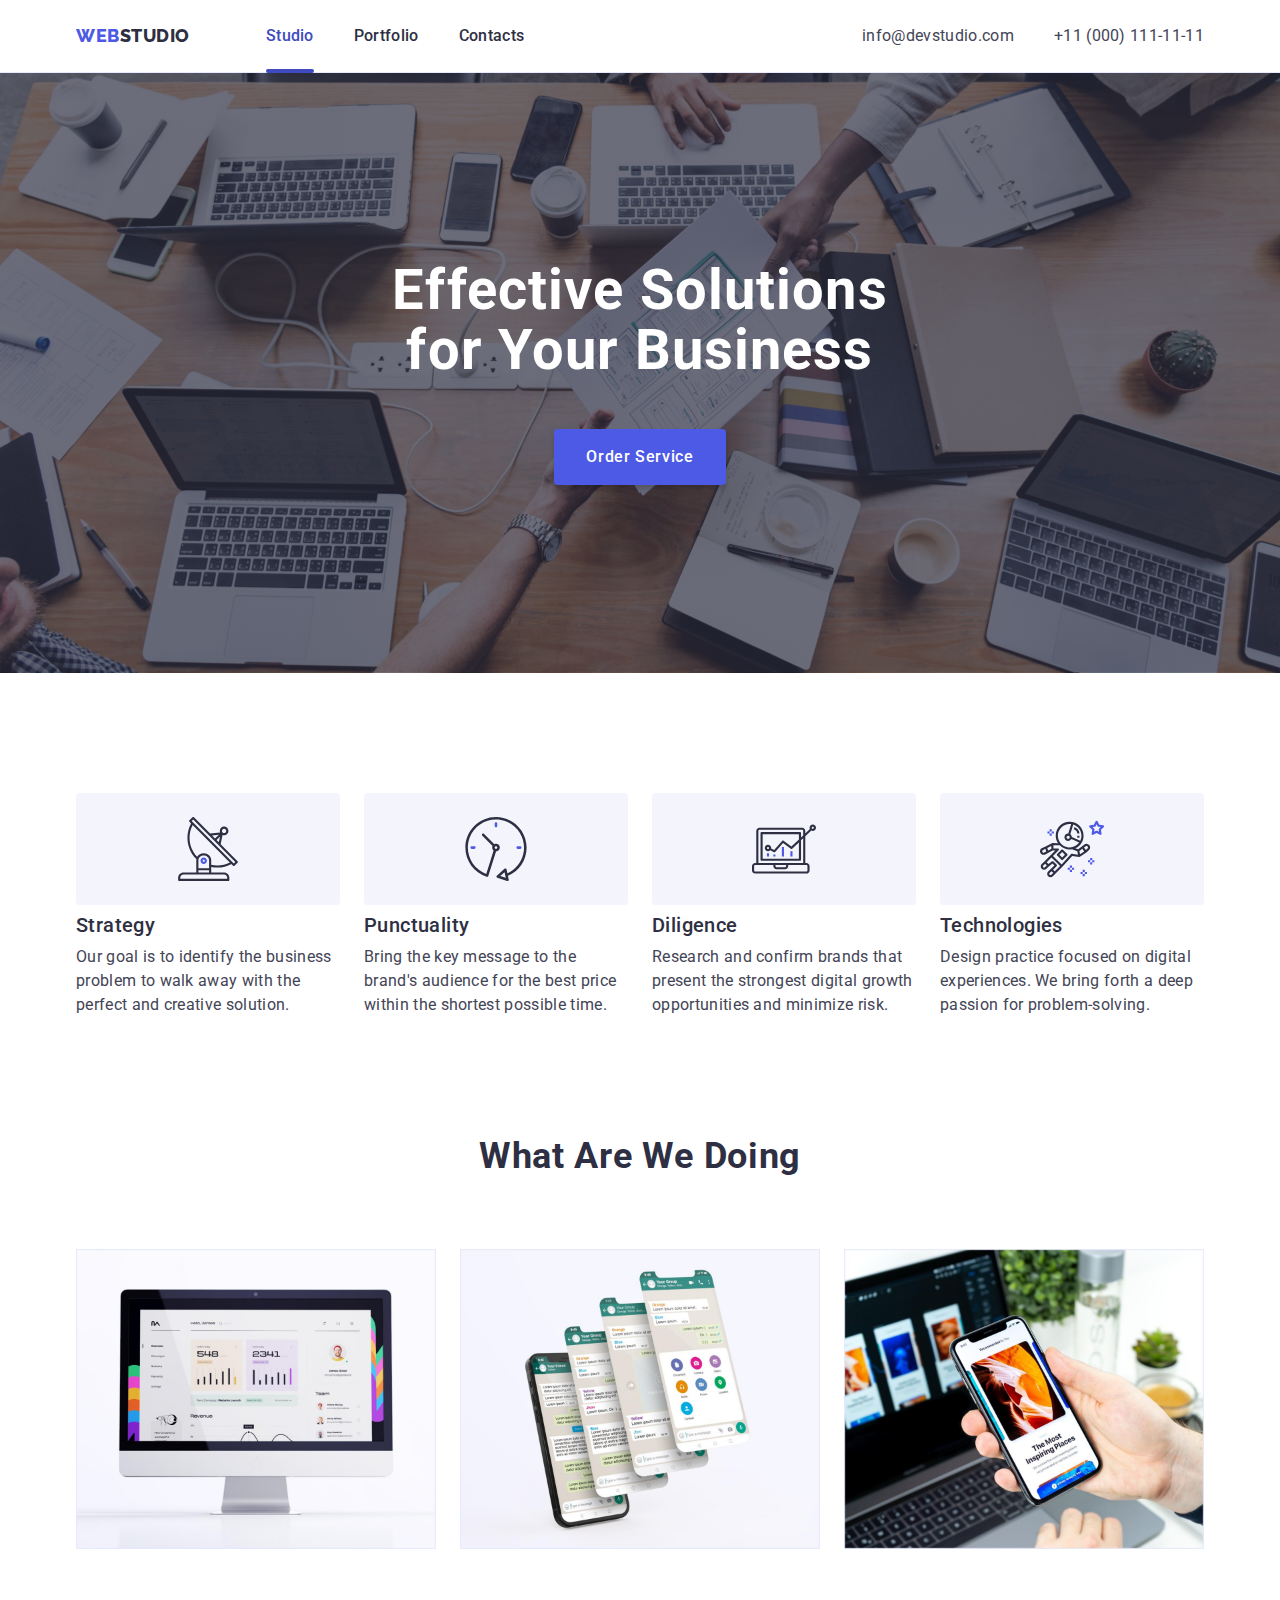
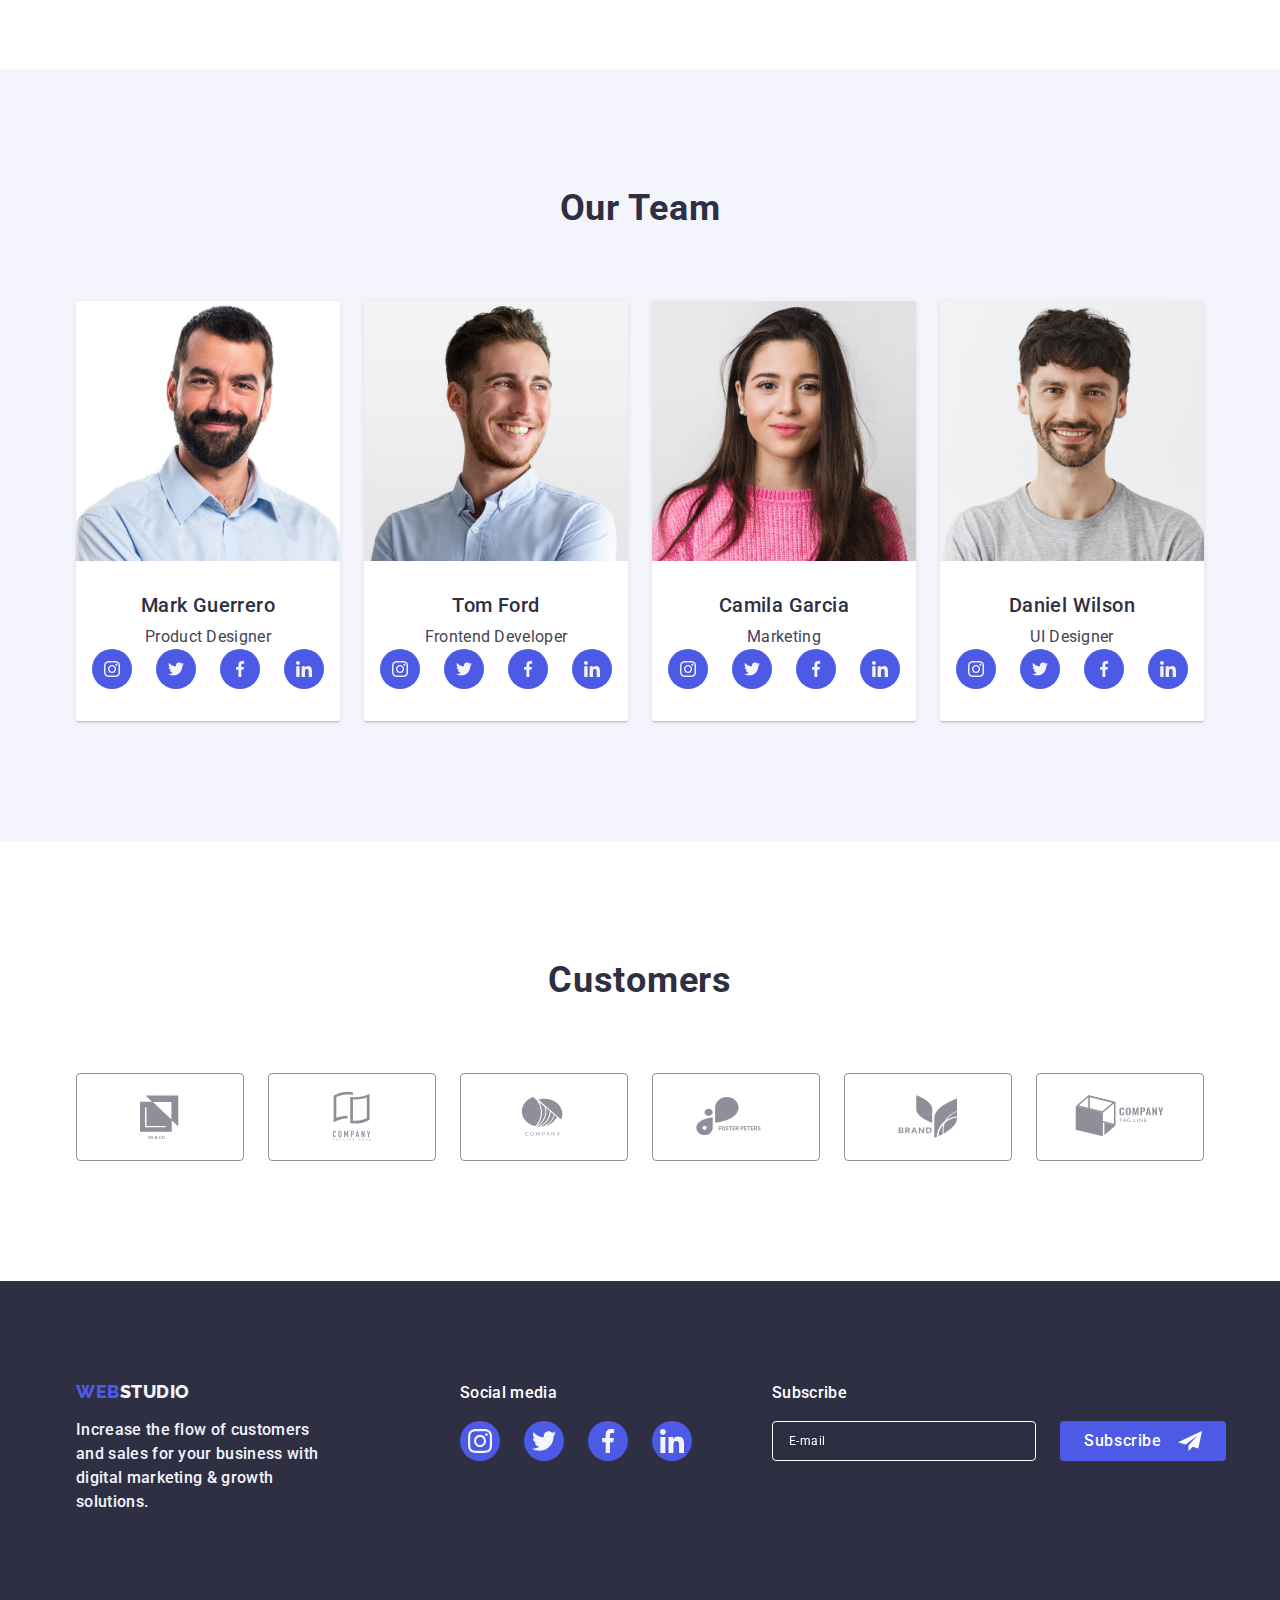
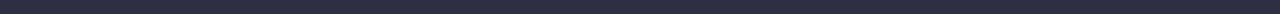
<file: index.html>
<!DOCTYPE html>
<html lang="en">
<head>
    <meta charset="UTF-8">
    <title>WebStudio</title>
    <link rel="preconnect" href="https://fonts.googleapis.com">
    <link rel="preconnect" href="https://fonts.gstatic.com" crossorigin>
    <link href="https://fonts.googleapis.com/css2?family=Raleway:wght@800&family=Roboto:wght@400;500;700&display=swap"
          rel="stylesheet">
    <link rel="stylesheet" href="https://cdn.jsdelivr.net/npm/modern-normalize@2.0.0/modern-normalize.min.css">
    <link rel="stylesheet" href="./css/styles.css">
</head>
<body>
<header class="header">
    <div class="container header_container">
        <nav class="nav">
            <a href="./index.html" class="logo link">
                Web<span class="logo_dark_span">Studio</span>
            </a>

            <ul class="nav_list list">
                <li class="nav_list_item">
                    <a class="link nav-link nav-link_current" href="./index.html">Studio</a>
                </li>

                <li class="nav_list_item">
                    <a class="link nav-link" href="./portfolio.html">Portfolio</a>
                </li>

                <li class="nav_list_item">
                    <a class="link nav-link" href="">Contacts</a>
                </li>
            </ul>
        </nav>
        <address class="address">
            <ul class="address_list list">
                <li>
                    <a class="address-link link" href="mailto:info@devstudio.com">info@devstudio.com</a>
                </li>

                <li>
                    <a class="address-link link" href="tel:+110001111111">+11 (000) 111-11-11</a>
                </li>
            </ul>
        </address>
    </div>
</header>

<main>
    <section class="hero">
        <div class="container">
            <h1 class="hero-title">
                Effective Solutions
                for Your Business
            </h1>
            <button class="hero-btn" type="button" data-modal-open>Order Service</button>
        </div>
    </section>

    <section class="section">
        <div class="container">
            <h2 class="visually-hidden">Features</h2>
            <ul class="features_list list">
                <li class="features_item">
                    <div class="features_wrap">
                        <svg class="features_icon" width="64" height="64">
                            <use href="./images/icons.svg#icon-antenna"></use>
                        </svg>
                    </div>
                    <h3 class="feature_title">Strategy</h3>
                    <p class="feature_text">
                        Our goal is to identify the business
                        problem to walk away with the perfect and creative solution.
                    </p>
                </li>

                <li class="features_item">
                    <div class="features_wrap">
                        <svg class="features_icon" width="64" height="64">
                            <use href="./images/icons.svg#icon-clock"></use>
                        </svg>
                    </div>
                    <h3 class="feature_title">Punctuality</h3>
                    <p class="feature_text">
                        Bring the key message to the brand's audience for the best
                        price within the shortest possible time.
                    </p>
                </li>

                <li class="features_item">
                    <div class="features_wrap">
                        <svg class="features_icon" width="64" height="64">
                            <use href="./images/icons.svg#icon-diagram"></use>
                        </svg>
                    </div>
                    <h3 class="feature_title">Diligence</h3>
                    <p class="feature_text">
                        Research and confirm brands that present the strongest
                        digital growth opportunities and minimize risk.
                    </p>
                </li>

                <li class="features_item">
                    <div class="features_wrap">
                        <svg class="features_icon" width="64" height="64">
                            <use href="./images/icons.svg#icon-astronaut"></use>
                        </svg>
                    </div>
                    <h3 class="feature_title">Technologies</h3>
                    <p class="feature_text">
                        Design practice focused on digital experiences. We bring
                        forth a deep passion for problem-solving.
                    </p>
                </li>
            </ul>
        </div>
    </section>

    <section class="section section_no_padding_top">
        <div class="container">
            <h2 class="section_title">What are we doing</h2>
            <ul class="works_list list">
                <li class="work_list_item">
                    <img
                            src="./images/doing/1_desktop.jpg" alt="photo of desktop app"
                            width="360"
                    >
                </li>

                <li class="work_list_item">
                    <img
                            src="./images/doing/mobile_2.jpg" alt="photo of mobile mockups + ui"
                            width="360"
                    >
                </li>

                <li class="work_list_item">
                    <img
                            src="./images/doing/desk-mob_3.jpg" alt="photo of mobile app"
                            width="360"
                    >
                </li>
            </ul>
        </div>
    </section>

    <section class="section team">
        <div class="container">
            <h2 class="section_title">Our Team</h2>
            <ul class="team_list list">
                <li class="team_list-item">
                    <img src="./images/team/1_team.jpg" alt="Mark Guerrero's photo" width="264">
                    <div class="team_thumb">
                        <h3 class="teammate_title">Mark Guerrero</h3>
                        <p class="teammate_text">Product Designer</p>
                        <ul class="list social_list">
                            <li class="social_item">
                                <a class="social_link" href="">
                                    <svg class="team_social_icon" width="16" height="16">
                                        <use href="./images/icons.svg#icon-instagram"></use>
                                    </svg>
                                </a>
                            </li>
                            <li class="social_item">
                                <a class="social_link" href="">
                                    <svg class="team_social_icon" width="16" height="16">
                                        <use href="./images/icons.svg#icon-twitter"></use>
                                    </svg>
                                </a>
                            </li>
                            <li class="social_item">
                                <a class="social_link" href="">
                                    <svg class="team_social_icon" width="16" height="16">
                                        <use href="./images/icons.svg#icon-facebook"></use>
                                    </svg>
                                </a>
                            </li>
                            <li class="social_item">
                                <a class="social_link" href="">
                                    <svg class="team_social_icon" width="16" height="16">
                                        <use href="./images/icons.svg#icon-linkedin"></use>
                                    </svg>
                                </a>
                            </li>
                        </ul>
                    </div>
                </li>

                <li class="team_list-item">
                    <img src="./images/team/2_team.jpg" alt="Tom Ford's photo" width="264">
                    <div class="team_thumb">
                        <h3 class="teammate_title">Tom Ford</h3>
                        <p class="teammate_text">Frontend Developer</p>
                        <ul class="list social_list">
                            <li class="social_item">
                                <a class="social_link" href="">
                                    <svg class="team_social_icon" width="16" height="16">
                                        <use href="./images/icons.svg#icon-instagram"></use>
                                    </svg>
                                </a>
                            </li>
                            <li class="social_item">
                                <a class="social_link" href="">
                                    <svg class="team_social_icon" width="16" height="16">
                                        <use href="./images/icons.svg#icon-twitter"></use>
                                    </svg>
                                </a>
                            </li>
                            <li class="social_item">
                                <a class="social_link" href="">
                                    <svg class="team_social_icon" width="16" height="16">
                                        <use href="./images/icons.svg#icon-facebook"></use>
                                    </svg>
                                </a>
                            </li>
                            <li class="social_item">
                                <a class="social_link" href="">
                                    <svg class="team_social_icon" width="16" height="16">
                                        <use href="./images/icons.svg#icon-linkedin"></use>
                                    </svg>
                                </a>
                            </li>
                        </ul>
                    </div>
                </li>

                <li class="team_list-item">
                    <img src="./images/team/3_team.jpg" alt="Camila Garcia's photo" width="264">
                    <div class="team_thumb">
                        <h3 class="teammate_title">Camila Garcia</h3>
                        <p class="teammate_text">Marketing</p>
                        <ul class="list social_list">
                            <li class="social_item">
                                <a class="social_link" href="">
                                    <svg class="team_social_icon" width="16" height="16">
                                        <use href="./images/icons.svg#icon-instagram"></use>
                                    </svg>
                                </a>
                            </li>
                            <li class="social_item">
                                <a class="social_link" href="">
                                    <svg class="team_social_icon" width="16" height="16">
                                        <use href="./images/icons.svg#icon-twitter"></use>
                                    </svg>
                                </a>
                            </li>
                            <li class="social_item">
                                <a class="social_link" href="">
                                    <svg class="team_social_icon" width="16" height="16">
                                        <use href="./images/icons.svg#icon-facebook"></use>
                                    </svg>
                                </a>
                            </li>
                            <li class="social_item">
                                <a class="social_link" href="">
                                    <svg class="team_social_icon" width="16" height="16">
                                        <use href="./images/icons.svg#icon-linkedin"></use>
                                    </svg>
                                </a>
                            </li>
                        </ul>
                    </div>
                </li>

                <li class="team_list-item">
                    <img src="./images/team/4_team.jpg" alt="Daniel Wilson's photo" width="264">
                    <div class="team_thumb">
                        <h3 class="teammate_title">Daniel Wilson</h3>
                        <p class="teammate_text">UI Designer</p>
                        <ul class="list social_list">
                            <li class="social_item">
                                <a class="social_link" href="">
                                    <svg class="team_social_icon" width="16" height="16">
                                        <use href="./images/icons.svg#icon-instagram"></use>
                                    </svg>
                                </a>
                            </li>
                            <li class="social_item">
                                <a class="social_link" href="">
                                    <svg class="social_icon" width="16" height="16">
                                        <use href="./images/icons.svg#icon-twitter"></use>
                                    </svg>
                                </a>
                            </li>
                            <li class="social_item">
                                <a class="social_link" href="">
                                    <svg class="social_icon" width="16" height="16">
                                        <use href="./images/icons.svg#icon-facebook"></use>
                                    </svg>
                                </a>
                            </li>
                            <li class="social_item">
                                <a class="social_link" href="">
                                    <svg class="social_icon" width="16" height="16">
                                        <use href="./images/icons.svg#icon-linkedin"></use>
                                    </svg>
                                </a>
                            </li>
                        </ul>
                    </div>
                </li>
            </ul>
        </div>
    </section>

    <section class="section">
        <div class="container">
            <h2 class="section_title">Customers</h2>
            <ul class="list brands_list">
                <li class="brands_item">
                    <a href="" class="brands_link">
                        <svg class="brands_icon" width="104" height="56">
                            <use href="./images/icons.svg#icon-logo-1"></use>
                        </svg>
                    </a>
                </li>
                <li class="brands_item">
                    <a href="" class="brands_link">
                        <svg class="brands_icon" width="104" height="56">
                            <use href="./images/icons.svg#icon-logo-2"></use>
                        </svg>
                    </a>
                </li>
                <li class="brands_item">
                    <a href="" class="brands_link">
                        <svg class="brands_icon" width="104" height="56">
                            <use href="./images/icons.svg#icon-logo-3"></use>
                        </svg>
                    </a>
                </li>
                <li class="brands_item">
                    <a href="" class="brands_link">
                        <svg class="brands_icon" width="104" height="56">
                            <use href="./images/icons.svg#icon-logo-4"></use>
                        </svg>
                    </a>
                </li>
                <li class="brands_item">
                    <a href="" class="brands_link">
                        <svg class="brands_icon" width="104" height="56">
                            <use href="./images/icons.svg#icon-logo-5"></use>
                        </svg>
                    </a>
                </li>
                <li class="brands_item">
                    <a href="" class="brands_link">
                        <svg class="brands_icon" width="104" height="56">
                            <use href="./images/icons.svg#icon-logo-6"></use>
                        </svg>
                    </a>
                </li>
            </ul>
        </div>
    </section>
</main>

<footer class="footer">
    <div class="container footer_container">
        <div class="footer_text_wrap">
            <a href="./index.html" class="footer_logo logo link">
                Web<span class="logo_white_span">Studio</span>
            </a>

            <p class="footer_text">
                Increase the flow of customers and sales for your business
                with digital marketing & growth solutions.
            </p>
        </div>

        <div class="footer_social_wrapper">
            <p class="footer_title">Social media</p>
            <ul class="list social_list footer_social_list">
                <li class="social_item">
                    <a class="social_link footer_social_link" href="">
                        <svg class="team_social_icon" width="24" height="24">
                            <use href="./images/icons.svg#icon-instagram"></use>
                        </svg>
                    </a>
                </li>
                <li class="social_item">
                    <a class="social_link footer_social_link" href="">
                        <svg class="team_social_icon" width="24" height="24">
                            <use href="./images/icons.svg#icon-twitter"></use>
                        </svg>
                    </a>
                </li>
                <li class="social_item">
                    <a class="social_link footer_social_link" href="">
                        <svg class="team_social_icon" width="24" height="24">
                            <use href="./images/icons.svg#icon-facebook"></use>
                        </svg>
                    </a>
                </li>
                <li class="social_item">
                    <a class="social_link footer_social_link" href="">
                        <svg class="team_social_icon" width="24" height="24">
                            <use href="./images/icons.svg#icon-linkedin"></use>
                        </svg>
                    </a>
                </li>
            </ul>
        </div>

        <div class="footer_form_wrap">
            <p class="footer_form_title">Subscribe</p>

            <form class="footer_form">
                <label class="footer_subscribe" for="subscribe">
                    <input class="footer_form_input" type="email" placeholder="E-mail" name="subscribe" id="subscribe">
                </label>

                <button class="footer_form_btn" type="submit">
                    Subscribe
                    <svg class="footer_form_btn_icon" width="24" height="24">
                        <use href="./images/icons.svg#icon-fly_subscribe"></use>
                    </svg>
                </button>
            </form>
        </div>
    </div>
</footer>

<div class="backdrop is-hidden" data-modal>
    <div class="modal">
        <button class="modal_btn_close" type="button" data-modal-close>
            <svg class="modal_btn_icon" width="8" height="8">
                <use href="./images/icons.svg#icon-modal_close"></use>
            </svg>
        </button>

        <p class="modal_form_title">Leave your contacts and we will call you back</p>

        <form class="modal_form">
            <div class="label_wrap">
                <label class="modal_form_label" for="user-name">Name</label>
                <div class="modal_input_wrap">
                    <input class="modal_input" type="text" name="user-name" id="user-name">
                    <svg class="modal_input_icon" width="18" height="24">
                        <use href="./images/icons.svg#icon-modal_user"></use>
                    </svg>
                </div>
            </div>

            <div class="label_wrap">
                <label class="modal_form_label" for="phone">Phone</label>
                <div class="modal_input_wrap">
                    <input class="modal_input" type="tel" name="phone" id="phone">
                    <svg class="modal_input_icon" width="18" height="24">
                        <use href="./images/icons.svg#icon-modal_phone"></use>
                    </svg>
                </div>
            </div>

            <div class="label_wrap">
                <label class="modal_form_label" for="email">Email</label>
                <div class="modal_input_wrap">
                    <input class="modal_input" type="email" name="email" id="email">
                    <svg class="modal_input_icon" width="18" height="24">
                        <use href="./images/icons.svg#icon-modal_email"></use>
                    </svg>
                </div>
            </div>

            <div class="label_wrap_comment">
                <label class="modal_form_label" for="user-comment">Comment</label>
                <textarea class="modal_textarea" placeholder="Text input" name="user-comment" id="user-comment"></textarea>
            </div>

            <div class="checkbox_wrapper">
                <input class="modal_privacy_checkbox visually-hidden" type="checkbox" name="user-privacy" id="user-privacy" value="true">

                <label class="modal_privacy" for="user-privacy">
                    <span class="modal_privacy_icon_wrap">
                        <svg class="icon_checkbox" width="10" height="8">
                            <use href="./images/icons.svg#icon-check"></use>
                        </svg>
                    </span>
                    I accept the terms and conditions of the&nbsp;
                    <a class="modal_privacy_link" href="/">
                        Privacy Policy
                    </a>
                </label>
            </div>

            <button class="modal_form_send_button" type="submit">Send</button>
        </form>
    </div>
</div>

<script src="./js/modal.js"></script>
</body>
</html>
</file>
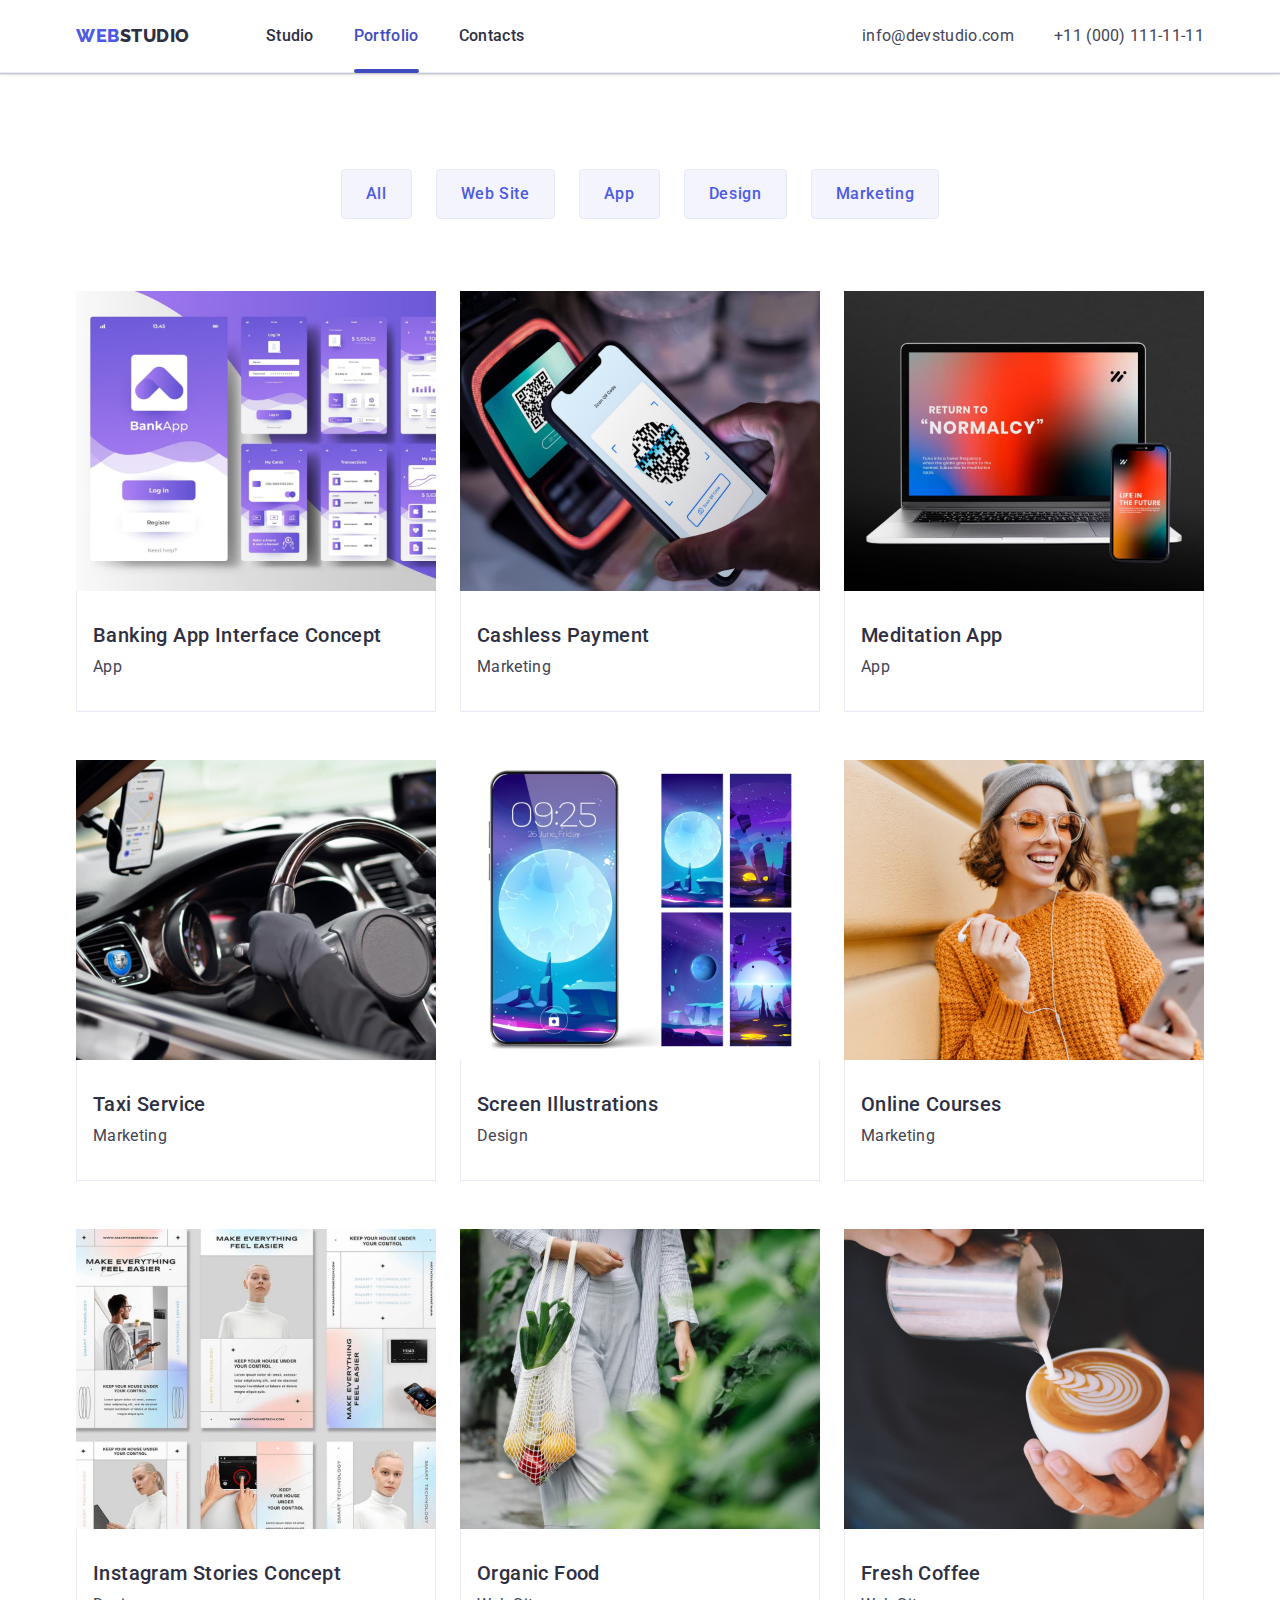
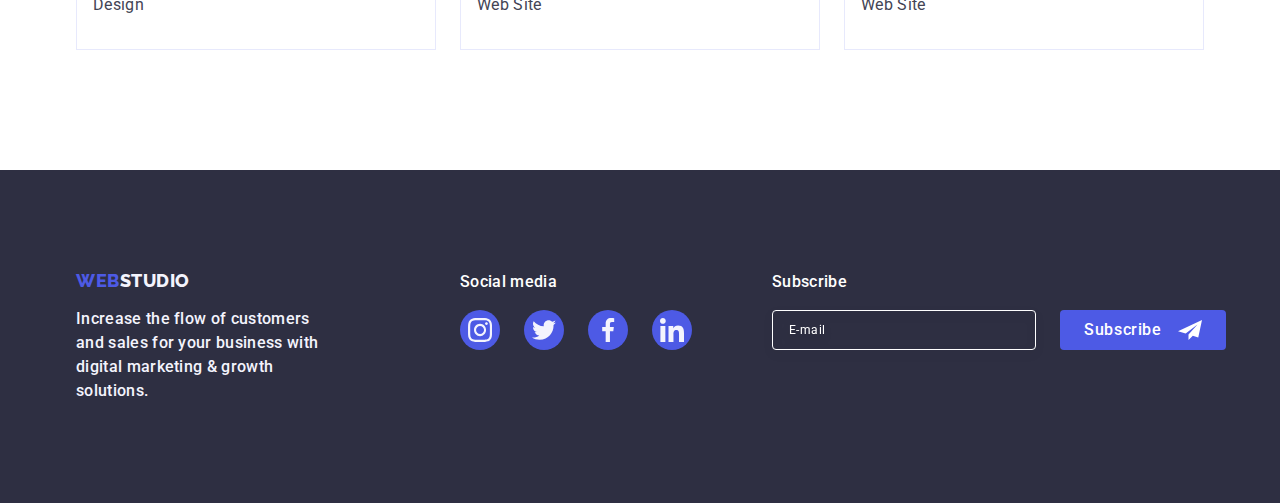
<file: portfolio.html>
<!DOCTYPE html>
<html lang="en">
    <head>
        <meta charset="UTF-8">
        <title>Portfolio</title>
        <link rel="preconnect" href="https://fonts.googleapis.com">
        <link rel="preconnect" href="https://fonts.gstatic.com" crossorigin>
        <link href="https://fonts.googleapis.com/css2?family=Raleway:wght@800&family=Roboto:wght@400;500;700&display=swap"
              rel="stylesheet">
        <link rel="stylesheet" href="https://cdn.jsdelivr.net/npm/modern-normalize@2.0.0/modern-normalize.min.css">
        <link rel="stylesheet" href="./css/styles.css">
    </head>

    <body>
        <header class="header">
            <div class="container header_container">
                <nav class="nav">
                    <a href="./index.html" class="logo link">
                        Web<span class="logo_dark_span">Studio</span>
                    </a>

                    <ul class="nav_list list">
                        <li class="nav_list_item">
                            <a class="link nav-link" href="./index.html">Studio</a>
                        </li>

                        <li class="nav_list_item">
                            <a class="link nav-link nav-link_current" href="./portfolio.html">Portfolio</a>
                        </li>

                        <li class="nav_list_item">
                            <a class="link nav-link" href="">Contacts</a>
                        </li>
                    </ul>
                </nav>
                <address class="address">
                    <ul class="address_list list">
                        <li>
                            <a class="address-link link" href="mailto:info@devstudio.com">info@devstudio.com</a>
                        </li>

                        <li>
                            <a class="address-link link" href="tel:+110001111111">+11 (000) 111-11-11</a>
                        </li>
                    </ul>
                </address>
            </div>
        </header>

        <main>
            <section class="portfolio_section">
                <div class="container">
                    <h1 class="visually-hidden">Portfolio</h1>
                    <ul class="filter list">
                        <li>
                            <button class="filter_btn" type="button">All</button>
                        </li>
                        <li>
                            <button class="filter_btn" type="button">Web Site</button>
                        </li>
                        <li>
                            <button class="filter_btn" type="button">App</button>
                        </li>
                        <li>
                            <button class="filter_btn" type="button">Design</button>
                        </li>
                        <li>
                            <button class="filter_btn" type="button">Marketing</button>
                        </li>
                    </ul>

                    <ul class="portfolio_list list">
                        <li class="portfolio_list_item">
                            <a class="link portfolio_link" href="">
                                <div class="overlay">
                                    <img src="./images/portfolio/img1.jpg" alt="frames of mobile app" width="360">
                                    <p class="overlay_text">14 Stylish and User-Friendly App Design Concepts · Task Manager App
                                        · Calorie Tracker App
                                        · Exotic Fruit Ecommerce App · Cloud Storage App</p>
                                </div>
                                <div class="portfolio_thumb">
                                    <h2 class="portfolio_card_title">Banking App Interface Concept</h2>
                                    <p class="portfolio_card_text">App</p>
                                </div>
                            </a>
                        </li>

                        <li class="portfolio_list_item">
                            <a class="link portfolio_link" href="">
                                <div class="overlay">
                                    <img src="./images/portfolio/img2.jpg" alt="demo of payment with mobile" width="360">
                                    <p class="overlay_text">14 Stylish and User-Friendly App Design Concepts · Task Manager App
                                        · Calorie Tracker App
                                        · Exotic Fruit Ecommerce App · Cloud Storage App</p>
                                </div>
                                <div class="portfolio_thumb">
                                    <h2 class="portfolio_card_title">Cashless Payment</h2>
                                    <p class="portfolio_card_text">Marketing</p>
                                </div>
                            </a>
                        </li>

                        <li class="portfolio_list_item">
                            <a class="link portfolio_link" href="">
                                <div class="overlay">
                                    <img src="./images/portfolio/img3.jpg" alt="mockups of mobile and desktop with demo app"
                                         width="360">
                                    <p class="overlay_text">14 Stylish and User-Friendly App Design Concepts · Task Manager App
                                        · Calorie Tracker App
                                        · Exotic Fruit Ecommerce App · Cloud Storage App</p>
                                </div>
                                <div class="portfolio_thumb">
                                    <h2 class="portfolio_card_title">Meditation App</h2>
                                    <p class="portfolio_card_text">App</p>
                                </div>
                            </a>
                        </li>

                        <li class="portfolio_list_item">
                            <a class="link portfolio_link" href="">
                                <div class="overlay">
                                    <img src="./images/portfolio/img4.jpg" alt="car interior" width="360">
                                    <p class="overlay_text">14 Stylish and User-Friendly App Design Concepts · Task Manager App
                                        · Calorie Tracker App
                                        · Exotic Fruit Ecommerce App · Cloud Storage App</p>
                                </div>
                                <div class="portfolio_thumb">
                                    <h2 class="portfolio_card_title">Taxi Service</h2>
                                    <p class="portfolio_card_text">Marketing</p>
                                </div>
                            </a>
                        </li>

                        <li class="portfolio_list_item">
                            <a class="link portfolio_link" href="">
                                <div class="overlay">
                                    <img src="./images/portfolio/img5.jpg" alt="mobile app illustrations" width="360">
                                    <p class="overlay_text">14 Stylish and User-Friendly App Design Concepts · Task Manager App
                                        · Calorie Tracker App
                                        · Exotic Fruit Ecommerce App · Cloud Storage App</p>
                                </div>
                                <div class="portfolio_thumb">
                                    <h2 class="portfolio_card_title">Screen Illustrations</h2>
                                    <p class="portfolio_card_text">Design</p>
                                </div>
                            </a>
                        </li>

                        <li class="portfolio_list_item">
                            <a class="link portfolio_link" href="">
                                <div class="overlay">
                                    <img src="./images/portfolio/img6.jpg" alt="smiling girl" width="360">
                                    <p class="overlay_text">14 Stylish and User-Friendly App Design Concepts · Task Manager App
                                        · Calorie Tracker App
                                        · Exotic Fruit Ecommerce App · Cloud Storage App</p>
                                </div>
                                <div class="portfolio_thumb">
                                    <h2 class="portfolio_card_title">Online Courses</h2>
                                    <p class="portfolio_card_text">Marketing</p>
                                </div>
                            </a>
                        </li>

                        <li class="portfolio_list_item">
                            <a class="link portfolio_link" href="">
                                <div class="overlay">
                                    <img src="./images/portfolio/img7.jpg" alt="mockups of instagramstories concept"
                                         width="360">
                                    <p class="overlay_text">14 Stylish and User-Friendly App Design Concepts · Task Manager App
                                        · Calorie Tracker App
                                        · Exotic Fruit Ecommerce App · Cloud Storage App</p>
                                </div>
                                <div class="portfolio_thumb">
                                    <h2 class="portfolio_card_title">Instagram Stories Concept</h2>
                                    <p class="portfolio_card_text">Design</p>
                                </div>
                            </a>
                        </li>

                        <li class="portfolio_list_item">
                            <a class="link portfolio_link" href="">
                                <div class="overlay">
                                    <img src="./images/portfolio/img8.jpg" alt="vegetables and fruits in the bag" width="360">
                                    <p class="overlay_text">14 Stylish and User-Friendly App Design Concepts · Task Manager App
                                        · Calorie Tracker App
                                        · Exotic Fruit Ecommerce App · Cloud Storage App</p>
                                </div>
                                <div class="portfolio_thumb">
                                    <h2 class="portfolio_card_title">Organic Food</h2>
                                    <p class="portfolio_card_text">Web Site</p>
                                </div>
                            </a>
                        </li>

                        <li class="portfolio_list_item">
                            <a class="link portfolio_link" href="">
                                <div class="overlay">
                                    <img src="./images/portfolio/img9.jpg" alt="coffee in the cup" width="360">
                                    <p class="overlay_text">
                                        14 Stylish and User-Friendly App Design Concepts · Task Manager App · Calorie Tracker
                                        App
                                        · Exotic Fruit Ecommerce App · Cloud Storage App
                                    </p>
                                </div>
                                <div class="portfolio_thumb">
                                    <h2 class="portfolio_card_title">Fresh Coffee</h2>
                                    <p class="portfolio_card_text">Web Site</p>
                                </div>
                            </a>
                        </li>
                    </ul>
                </div>
            </section>
        </main>

        <footer class="footer">
            <div class="container footer_container">
                <div class="footer_text_wrap">
                    <a href="./index.html" class="footer_logo logo link">
                        Web<span class="logo_white_span">Studio</span>
                    </a>

                    <p class="footer_text">
                        Increase the flow of customers and sales for your business
                        with digital marketing & growth solutions.
                    </p>
                </div>

                <div class="footer_social_wrapper">
                    <p class="footer_title">Social media</p>
                    <ul class="list social_list footer_social_list">
                        <li class="social_item">
                            <a class="social_link footer_social_link" href="">
                                <svg class="team_social_icon" width="24" height="24">
                                    <use href="./images/icons.svg#icon-instagram"></use>
                                </svg>
                            </a>
                        </li>
                        <li class="social_item">
                            <a class="social_link footer_social_link" href="">
                                <svg class="team_social_icon" width="24" height="24">
                                    <use href="./images/icons.svg#icon-twitter"></use>
                                </svg>
                            </a>
                        </li>
                        <li class="social_item">
                            <a class="social_link footer_social_link" href="">
                                <svg class="team_social_icon" width="24" height="24">
                                    <use href="./images/icons.svg#icon-facebook"></use>
                                </svg>
                            </a>
                        </li>
                        <li class="social_item">
                            <a class="social_link footer_social_link" href="">
                                <svg class="team_social_icon" width="24" height="24">
                                    <use href="./images/icons.svg#icon-linkedin"></use>
                                </svg>
                            </a>
                        </li>
                    </ul>
                </div>

                <div class="footer_form_wrap">
                    <p class="footer_form_title">Subscribe</p>

                    <form class="footer_form">
                        <label class="footer_subscribe" for="subscribe">
                            <input class="footer_form_input" type="email" placeholder="E-mail" name="subscribe" id="subscribe">
                        </label>

                        <button class="footer_form_btn" type="submit">
                            Subscribe
                            <svg class="footer_form_btn_icon" width="24" height="24">
                                <use href="./images/icons.svg#icon-fly_subscribe"></use>
                            </svg>
                        </button>
                    </form>
                </div>
            </div>
        </footer>
    </body>
</html>
</file>
<file: css/styles.css>
:root {
    --body-font-family: 'Roboto', sans-serif;
    --logo-font-family: 'Raleway', sans-serif;
    --body-color: #FFFFFF;
    --body-text-color: #434455;
    --logo-font-size: 18px;
    --logo-color: #4D5AE5;
    --logo-dark-color: #2E2F42;
    --logo-white-color: #f4f4fd;
    --nav-link-color: #2E2F42;
    --nav-link-color-hover: #404BBF;
    --nav-link-font-size: 16px;
    --hero-title-color: #FFFFFF;
    --hero-title-font-size-desktop: 56px;
    --section-title-color: #2E2F42;
    --feature-color-text: #434455;
    --card-title-color: #2E2F42;
    --card-title-font-size: 20px;
    --card-text-font-size: 16px;
    --team-section-bg-color: #F4F4FD;
    --filter-bg-color: #F4F4FD;
    --filter-text-color: #4D5AE5;
    --filter-text-font-size: 16px;
    --filter-bg-color-hover: #404BBF;
    --filter-text-color-hover: #FFFFFF;
    --portfolio-card-title-color: #2E2F42;
    --portfolio-card-title-font-size: 20px;
    --portfolio-card-text-font-size: 16px;
    --portfolio-bg-card-color-hover: #4D5AE5;
    --portfolio-text-color-hover: #F4F4FD;
    --footer-text-color: #F4F4FD;
    --footer-bg-color: #2E2F42;
    --footer-social-link-bg-hover: #31D0AA;
    --btn-bg-color: #4D5AE5;
    --btn-color: #ffffff;
    --btn-bg-hover: #404BBF;
    --link-color-hover: #404BBF;
    --section-padding-top: 120px;
    --section-padding-bottom: 120px;
    --customers-icon-color: #8e8f99;
    --social-link-bg-hover: #404BBF;
    --modal-text-color: #8e8f99;
    --input-active-color: #4D5AE5;
}

body {
    font-family: var(--body-font-family);
    color: var(--body-text-color);
    background: var(--body-color);
}

h1,
h2,
h3,
h4,
h5,
h6,
p,
ul {
    margin: 0;
    padding: 0;
}

img {
    display: block;
    max-width: 100%;
    height: auto;
}

.list, li {
    list-style: none;
}


.link {
    text-decoration: none;
    color: currentColor;
    display: block;
}

button {
    cursor: pointer;
}

.container {
    width: 1158px;
    margin: 0 auto;
    padding: 0 15px;
}

.visually-hidden {
    position: absolute;
    width: 1px;
    height: 1px;
    margin: -1px;
    border: 0;
    padding: 0;
    white-space: nowrap;
    clip-path: inset(100%);
    clip: rect(0 0 0 0);
    overflow: hidden;
}

.header {
    border-bottom: 1px solid #E7E9FC;
    box-shadow: 0 1px 6px 0 rgba(46, 47, 66, 0.08), 0 1px 1px 0 rgba(46, 47, 66, 0.16), 0 2px 1px 0 rgba(46, 47, 66, 0.08);
}

.header_container {
    display: flex;
    justify-content: space-between;
    align-items: center;
}

.logo {
    margin-right: 76px;
    font-family: var(--logo-font-family);
    color: var(--logo-color);
    font-size: var(--logo-font-size);
    font-weight: 800;
    line-height: 1.17;
    letter-spacing: 0.03em;
    text-transform: uppercase;
}

.nav {
    display: flex;
    align-items: center;
    /*gap: 76px;*/
}

.logo_dark_span {
    color: var(--logo-dark-color);
}

.nav_list {
    display: flex;
    align-items: center;
    gap: 40px;
}

.nav-link {
    position: relative;
    color: var(--nav-link-color);
    padding-top: 24px;
    padding-bottom: 24px;
    font-size: 16px;
    font-weight: 500;
    line-height: 1.5;
    letter-spacing: 0.02em;
    transition: color 250ms cubic-bezier(0.4, 0, 0.2, 1);
}

.nav-link:hover,
.nav-link:focus {
    color:  var(--link-color-hover);
}

.nav-link_current {
    color: #404bbf;
}

.nav-link_current::after {
    content: '';
    position: absolute;
    bottom: -1px;
    left: 0;
    width: 100%;
    height: 4px;
    border-radius: 2px;
    background: #404BBF;

}

.address {
    font-style: normal;
}

.address_list {
    display: flex;
    gap: 40px;
}

.address-link {
    padding-top: 24px;
    padding-bottom: 24px;
    color: currentColor;
    font-size: 16px;
    line-height: 1.5;
    letter-spacing: 0.02em;
    transition: color 250ms cubic-bezier(0.4, 0, 0.2, 1);
}

.address-link:hover,
.address-link:focus {
    color: var(--link-color-hover);
}

.hero-title {
    text-align: center;
    font-size: var(--hero-title-font-size-desktop);
    line-height: 1.07;
    letter-spacing: 0.02em;
    color: #ffffff;
}

.hero {
    padding-top: 188px;
    padding-bottom: 188px;
    margin: 0 auto;
    max-width: 1440px;
    text-align: center;
    background-image: linear-gradient(rgba(46, 47, 66, 0.7), rgba(46, 47, 66, 0.7)), url(../images/hero/hero.jpg);
    background-repeat: no-repeat;
    background-position: center;
    background-size: cover;
}

.hero-title {
    max-width: 496px;
    margin: 0 auto;
}

.hero-btn {
    display: block;
    padding: 16px 32px;
    margin: 48px auto 0;
    min-width: 169px;
    font-size: 16px;
    font-weight: 500;
    line-height: 1.5;
    letter-spacing: 0.04em;
    color: var(--btn-color);
    background: var(--btn-bg-color);
    border: none;
    border-radius: 4px;
    box-shadow: 0 4px 4px 0 rgba(0, 0, 0, 0.15);
    transition: background-color 250ms cubic-bezier(0.4, 0, 0.2, 1);
}

.hero-btn:hover,
.hero-btn:focus {
    background: var(--btn-bg-hover);
}

.section {
    padding-top: var(--section-padding-top);
    padding-bottom: var(--section-padding-bottom);
}

.section_no_padding_top {
    padding-top: 0;
}

.section_title {
    margin-bottom: 72px;
    font-size: 36px;
    line-height: 1.11;
    letter-spacing: 0.02em;
    text-align: center;
    color: var(--section-title-color);
    text-transform: capitalize;
}

.features_list {
    display: flex;
    justify-content: space-between;
    gap: 24px;
}

.features_item {
    width: 264px;
}

.features_wrap {
    display: flex;
    justify-content: center;
    align-items: center;
    height: 112px;
    margin-bottom: 8px;
    background: #F4F4FD;
    border-radius: 4px;
}

.feature_title {
    margin-bottom: 8px;
    color: var(--card-title-color);
    font-size: 20px;
    font-weight: 500;
    line-height: 1.2;
    letter-spacing: 0.02em;
}

.feature_text {
    font-size: 16px;
    line-height: 1.5;
    letter-spacing: 0.02em;
    color: var(--feature-color-text);
}

.works_list {
    display: flex;
    gap: 24px;
}

.team {
    background: var(--team-section-bg-color);
}

.team_list {
    display: flex;
    gap: 24px;
    /*justify-content: space-between;*/
}

.teammate_title {
    margin-bottom: 8px;
    font-size: 20px;
    font-weight: 500;
    line-height: 1.2;
    letter-spacing: 0.02em;
    color: var(--card-title-color);
}

.teammate_text {
    font-size: 16px;
    line-height: 1.5;
    letter-spacing: 0.02em;
}

.team_list-item {
    width: 264px;
    background: #FFFFFF;
    box-shadow: 0 2px 1px 0 rgba(46, 47, 66, 0.08), 0 1px 1px 0 rgba(46, 47, 66, 0.16), 0 1px 6px 0 rgba(46, 47, 66, 0.08);
    border-radius: 0 0 4px 4px;
    overflow: hidden;
}

.team_thumb {
    padding: 32px 0;
    text-align: center;
    background: #FFFFFF;
}

.social_list {
    display: flex;
    justify-content: center;
    gap: 24px;
}

.social_item {
    width: 40px;
    height: 40px;
}

.social_link {
    display: flex;
    justify-content: center;
    align-items: center;
    width: 100%;
    height: 100%;
    border-radius: 50%;
    background-color: #4D5AE5;
    transition: background-color 250ms cubic-bezier(0.4, 0, 0.2, 1);
}

.social_link:hover,
.social_link:focus {
    background-color: var(--social-link-bg-hover);
}

.team_social_icon {
    fill: #f4f4fd;
}

.brands_list {
    display: flex;
    justify-content: center;
    align-items: center;
    gap: 24px;
}

.brands_item {
    width: 168px;
    height: 88px;
}

.brands_link {
    display: flex;
    justify-content: center;
    align-items: center;
    width: 100%;
    height: 100%;
    color: var(--customers-icon-color);
    border: 1px solid var(--customers-icon-color);
    border-radius: 4px;
    fill: currentColor;
    transition: color 250ms cubic-bezier(0.4, 0, 0.2, 1),
    border-color 250ms cubic-bezier(0.4, 0, 0.2, 1);
}

.brands_link:hover,
.brands_link:focus {
    color: var(--link-color-hover);
    border-color: var(--link-color-hover);
    fill: var(--link-color-hover);
}

.portfolio_section {
    padding: 96px 0 120px;
}

.filter {
    display: flex;
    justify-content: center;
    gap: 24px;
    margin-bottom: 72px;
}

.filter_btn {
    display: flex;
    padding: 12px 24px;
    font-family: "Roboto", sans-serif;
    font-size: 16px;
    font-weight: 500;
    line-height: 1.5;
    letter-spacing: 0.04em;
    border: 1px solid #E7E9FC;
    color: var(--filter-text-color);
    background: var(--filter-bg-color);
    border-radius: 4px;
    transition: color 250ms cubic-bezier(0.4, 0, 0.2, 1),
    background-color 250ms cubic-bezier(0.4, 0, 0.2, 1),
    border-color 250ms cubic-bezier(0.4, 0, 0.2, 1),
    box-shadow 250ms cubic-bezier(0.4, 0, 0.2, 1);
}

.filter_btn:hover,
.filter_btn:focus {
    color: var(--filter-text-color-hover);
    background: var(--filter-bg-color-hover);
    border: 1px solid transparent;
    box-shadow: 0 2px 2px 0 rgba(0, 0, 0, 0.12), 0 2px 1px 0 rgba(0, 0, 0, 0.08), 0 3px 1px 0 rgba(0, 0, 0, 0.10);
}

.portfolio_list {
    display: flex;
    flex-wrap: wrap;
    gap: 48px 24px;
}

.portfolio_card_title {
    margin-bottom: 8px;
    font-size: var(--portfolio-card-title-font-size);
    color: var(--portfolio-card-title-color);
    font-weight: 500;
    line-height: 1.2;
    letter-spacing: 0.02em;
}

.portfolio_card_text {
    font-size: var(--portfolio-card-text-font-size);
    line-height: 1.5;
    letter-spacing: 0.02em;
}

.portfolio_thumb {
    padding: 32px 16px;
    border: 1px solid  #E7E9FC;
    border-top: 0;
}

.overlay {
    position: relative;
    overflow: hidden;
}

.overlay_text {
    position: absolute;
    top: 0;
    left: 0;
    padding: 40px 32px;
    width: 100%;
    height: 100%;
    transform: translateY(100%);
    color: var(--portfolio-text-color-hover);
    background: var(--portfolio-bg-card-color-hover);
    font-size: 16px;
    font-weight: 400;
    line-height: 1.5;
    letter-spacing: 0.02em;
    transition: transform 250ms cubic-bezier(0.4, 0, 0.2, 1);
}

.portfolio_link {
    transition: box-shadow 250ms cubic-bezier(0.4, 0, 0.2, 1);
}

.portfolio_link:hover,
.portfolio_link:focus {
    box-shadow: 0 1px 6px rgba(46, 47, 66, 0.08),
    0 1px 1px rgba(46, 47, 66, 0.16),
    0 2px 1px rgba(46, 47, 66, 0.08);
}

.portfolio_link:hover .overlay_text,
.portfolio_link:focus .overlay_text {
    transform: translateY(0);
}

.logo_white_span {
    color: var(--logo-white-color);
}

.footer {
    padding: 100px 0;
    background: var(--footer-bg-color);
}

.footer_logo {
    display: inline-block;
    margin-bottom: 16px;
}

.footer_text_wrap {
    margin-right: 120px;
}

.footer_text {
    width: 264px;
    font-weight: 500;
    color: var(--footer-text-color);
    line-height: 1.5;
    letter-spacing: 0.02em;
}

.footer_container {
    display: flex;
    align-items: baseline;
}

.footer_social_wrapper {
    display: flex;
    flex-direction: column;
}

.footer_social_link:hover,
.footer_social_link:focus {
    background-color: var(--footer-social-link-bg-hover);
}

.footer_title,
.footer_form_title {
    margin-bottom: 16px;
    font-size: var(--card-text-font-size);
    font-weight: 500;
    line-height: 1.5;
    letter-spacing: 0.02em;
    color: #FFFFFF;
}

.footer_form {
    display: flex;
    gap: 24px;
}

.footer_form_wrap {
    margin-left: 80px;
}

.footer_form_input {
    padding: 8px 16px;
    width: 264px;
    height: 40px;
    font-size: 12px;
    font-style: normal;
    font-weight: 400;
    line-height: 1.5;
    letter-spacing: 0.04em;
    border-radius: 4px;
    color: #FFF;
    background-color: transparent;
    outline: none;
    border: 1px solid #FFF;
    filter: drop-shadow(0px 4px 4px rgba(0, 0, 0, 0.15));
}

.footer_form_input::placeholder {
    color: #FFFFFF;
}

.footer_form_btn {
    display: flex;
    justify-content: center;
    align-items: center;
    padding: 8px 24px;
    min-width: 165px;
    height: 40px;
    font-size: 16px;
    font-weight: 500;
    line-height: 1.5;
    letter-spacing: 0.04em;
    border-radius: 4px;
    color: #FFF;
    background-color: #4D5AE5;
    border: none;
    transition: background-color 250ms cubic-bezier(0.4, 0, 0.2, 1);

    &:hover,
    &:focus {
        background-color: #404bbf;
    }
}

.footer_form_btn_icon {
    margin-left: 16px;
    color: #FFFFFF;
}

.backdrop {
    position: fixed;
    top: 0;
    left: 0;
    width: 100vw;
    height: 100vh;
    background: rgba(46, 47, 66, 0.4);
    transition: opacity 250ms cubic-bezier(0.4, 0, 0.2, 1),
    visibility 250ms cubic-bezier(0.4, 0, 0.2, 1);
}

.backdrop.is-hidden {
    visibility: hidden;
    opacity: 0;
    pointer-events: none;
}

.modal {
    position: absolute;
    top: 50%;
    left: 50%;
    transform: translate(-50%, -50%);
    width: 408px;
    min-height: 584px;
    padding: 72px 24px 24px;
    background: #FCFCFC;
    border-radius: 4px;
    box-shadow: 0 1px 1px rgba(0, 0, 0, 0.14),
    0 1px 3px rgba(0, 0, 0, 0.12),
    0 2px 1px rgba(0, 0, 0, 0.2);
    transition: transform 250ms cubic-bezier(0.4, 0, 0.2, 1)
}

.modal_btn_close {
    position: absolute;
    top: 24px;
    right: 24px;
    display: flex;
    justify-content: center;
    align-items: center;
    padding: 0;
    width: 24px;
    height: 24px;
    background: #E7E9FC;
    border: 1px solid rgba(0, 0, 0, 0.10);
    border-radius: 50%;
    transition: background-color 250ms cubic-bezier(0.4, 0, 0.2, 1),
    border 250ms cubic-bezier(0.4, 0, 0.2, 1);
}

.modal_btn_close:hover,
.modal_btn_close:focus {
    background-color: #404bbf;
    fill: #FFFFFF;
    border: none;
}

.modal_btn_icon {
    transition: fill 250ms cubic-bezier(0.4, 0, 0.2, 1)
}

.modal_form {
    font-size: 12px;
    font-weight: 400;
    line-height: 1.17;
    letter-spacing: 0.04em;
}

.modal_form_title {
    margin-bottom: 16px;
    font-size: 16px;
    font-weight: 500;
    line-height: 1.5;
    letter-spacing: 0.02em;
    text-align: center;
    color: var(--card-title-color);
}

.label_wrap {
    margin-bottom: 8px;
}

.modal_form_label {
    display: block;
    margin-bottom: 4px;
    font-size: 12px;
    line-height: 1.17;
    letter-spacing: 0.04em;
    color: var(--modal-text-color);
}

.label_wrap_comment {
    color: var(--modal-text-color);
    margin-bottom: 16px;
}

.modal_input {
    width: 100%;
    height: 40px;
    padding-left: 38px;
    border: 1px solid rgba(46, 47, 66, 0.4);
    border-radius: 4px;
    background-color: transparent;
    outline: transparent;
    transition: border-color 250ms cubic-bezier(0.4, 0, 0.2, 1);
}

    .modal_input:focus {
        border-color: #4D5AE5;
    }

    .modal_input:focus + .modal_input_icon {
        fill: #4D5AE5;
    }

.modal_input_wrap {
    position: relative;
}

.modal_input_icon {
    position: absolute;
    top: 50%;
    left: 16px;
    fill: #2E2F42;
    transform: translateY(-50%);
    transition: fill 250ms cubic-bezier(0.4, 0, 0.2, 1);
}

.modal_textarea {
    padding: 8px 16px;
    width: 100%;
    height: 120px;
    font-size: 12px;
    line-height: 1.17;
    letter-spacing: 0.04em;
    border: 1px solid rgba(46, 47, 66, 0.4);
    border-radius: 4px;
    color: rgba(46, 47, 66, 0.4);
    background-color: transparent;
    outline: transparent;
    resize: none;
    transition: border-color 250ms cubic-bezier(0.4, 0, 0.2, 1);
}

.modal_textarea:focus {
    border-color: #4D5AE5;
}

.checkbox_wrapper {
    margin-bottom: 24px;
}

.modal_privacy {
    /*display: flex;*/
    /*justify-content: center;*/
    /*align-items: center;*/
    font-size: 12px;
    line-height: 1.17;
    letter-spacing: 0.04em;
    color: var(--modal-text-color);
}

.modal_privacy_icon_wrap {
    justify-content: center;
    align-items: center;
    margin-right: 8px;
    width: 16px;
    height: 16px;
    border-radius: 2px;
    border: 1px solid rgba(46, 47, 66, 0.4);
    fill: transparent;
    transition: background-color 250ms cubic-bezier(0.4, 0, 0.2, 1),
        border 250ms cubic-bezier(0.4, 0, 0.2, 1),
        fill 250ms cubic-bezier(0.4, 0, 0.2, 1);
    display: inline-flex;
}

.modal_privacy_checkbox {
    margin-right: 8px;
}

.modal_privacy_checkbox:checked + .modal_privacy .modal_privacy_icon_wrap {
    background-color: var(--link-color-hover);
    border: none;
    fill: var(--filter-bg-color);
}

.modal_privacy_link {
    color: var(--filter-text-color);
}

.modal_form_send_button {
    display: block;
    margin: 0 auto;
    padding: 16px 32px;
    min-width: 169px;
    height: 56px;
    font-family: 'Roboto', sans-serif;
    font-size: 16px;
    font-weight: 500;
    line-height: 1.5;
    letter-spacing: 0.04em;
    color: #FFFFFF;
    border-radius: 4px;
    border: none;
    cursor: pointer;
    background-color: var(--btn-bg-color);
    box-shadow: 0 4px 4px 0 rgba(0, 0, 0, 0.15);
    transition: background-color 250ms cubic-bezier(0.4, 0, 0.2, 1);

    &:hover,
    &:focus {
        background-color: var(--btn-bg-hover);
    }
}
</file>
